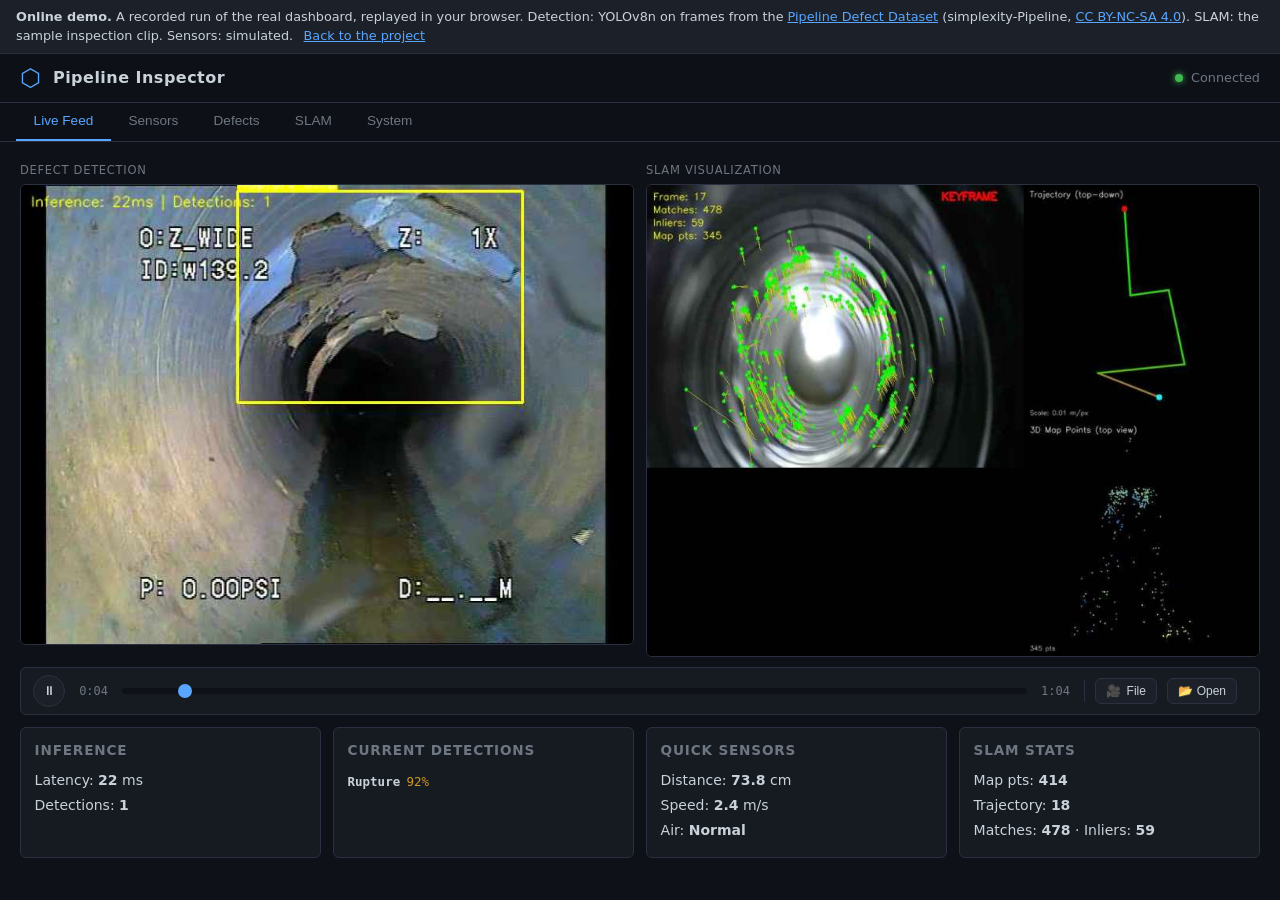
<file: docs/demo/index.html>
<!DOCTYPE html>
<html lang="en">
<head>
<meta charset="UTF-8">
<meta name="viewport" content="width=device-width, initial-scale=1.0">
<title>Pipeline Inspector demo</title>
<link rel="stylesheet" href="style.css">
<link rel="stylesheet" href="demo.css">
</head>
<body>
<div id="demo-banner">
  <strong>Online demo.</strong> A recorded run of the real dashboard, replayed in your browser.
  Detection: YOLOv8n on frames from the <a href="https://www.kaggle.com/datasets/simplexitypipeline/pipeline-defect-dataset" target="_blank" rel="noopener">Pipeline Defect Dataset</a>
  (simplexity-Pipeline, <a href="https://creativecommons.org/licenses/by-nc-sa/4.0/" target="_blank" rel="noopener">CC BY-NC-SA 4.0</a>).
  SLAM: the sample inspection clip. Sensors: simulated.
  <a href="https://github.com/sp4ce-cowboy/AddamNet">Back to the project</a>
</div>

<header>
  <div class="header-left">
    <div class="logo">⬡</div>
    <h1>Pipeline Inspector</h1>
  </div>
  <div class="header-right">
    <span class="status-dot" id="ws-dot"></span>
    <span id="ws-label">Connecting…</span>
  </div>
</header>

<nav id="tabs">
  <button class="tab active" data-tab="live-feed">Live Feed</button>
  <button class="tab" data-tab="sensors">Sensors</button>
  <button class="tab" data-tab="defects">Defects</button>
  <button class="tab" data-tab="slam">SLAM</button>
  <button class="tab" data-tab="system">System</button>
</nav>

<!-- ═══════════════════════════════════════════════════════════ -->
<!--  TAB: Live Feed                                            -->
<!-- ═══════════════════════════════════════════════════════════ -->
<section id="live-feed" class="panel active">
  <div class="feed-dual">
    <!-- YOLO Feed -->
    <div class="feed-panel">
      <div class="feed-label">Defect Detection</div>
      <div class="feed-frame">
        <img id="feed-img" alt="Video feed" src="">
        <div class="feed-overlay" id="feed-overlay">Waiting for frames…</div>
      </div>
    </div>
    <!-- SLAM Feed -->
    <div class="feed-panel">
      <div class="feed-label">SLAM Visualization</div>
      <div class="feed-frame">
        <img id="slam-feed-img" alt="SLAM visualization" src="">
        <div class="feed-overlay" id="slam-feed-overlay">Waiting for SLAM frames…</div>
      </div>
    </div>
  </div>
  <!-- Video control bar -->
  <div class="video-controls" id="video-controls">
    <button class="vc-btn" id="vc-play" title="Play / Pause">▶</button>
    <span class="vc-time" id="vc-current">0:00</span>
    <div class="vc-seek-wrap">
      <input type="range" id="vc-seek" class="vc-seek" min="0" max="10000" value="0" step="1">
    </div>
    <span class="vc-time" id="vc-duration">0:00</span>
    <div class="vc-divider"></div>
    <button class="vc-source-btn" id="vc-source" title="Switch source">
      <span id="vc-source-icon">🎥</span>
      <span id="vc-source-label">File</span>
    </button>
    <button class="vc-source-btn" id="vc-open-file" title="Open video file">📂 Open</button>
    <input type="file" id="vc-file-input" accept="video/*" style="display:none">
    <span class="vc-filename muted" id="vc-filename"></span>
  </div>
  <!-- Info bar below both feeds -->
  <div class="feed-info-bar">
    <div class="card info-card">
      <h3>Inference</h3>
      <p>Latency: <strong id="inf-ms">—</strong> ms</p>
      <p>Detections: <strong id="inf-count">0</strong></p>
    </div>
    <div class="card info-card">
      <h3>Current Detections</h3>
      <ul id="det-list" class="det-list"><li class="empty">None</li></ul>
    </div>
    <div class="card info-card">
      <h3>Quick Sensors</h3>
      <p>Distance: <strong id="qs-dist">—</strong> cm</p>
      <p>Speed: <strong id="qs-speed">—</strong> m/s</p>
      <p>Air: <strong id="qs-air">—</strong></p>
    </div>
    <div class="card info-card">
      <h3>SLAM Stats</h3>
      <p>Map pts: <strong id="slam-live-pts">0</strong></p>
      <p>Trajectory: <strong id="slam-live-traj">0</strong></p>
      <p>Matches: <strong id="slam-live-matches">0</strong> · Inliers: <strong id="slam-live-inliers">0</strong></p>
    </div>
  </div>
</section>

<!-- ═══════════════════════════════════════════════════════════ -->
<!--  TAB: Sensors                                              -->
<!-- ═══════════════════════════════════════════════════════════ -->
<section id="sensors" class="panel">
  <div class="sensor-grid">
    <div class="card sensor-card">
      <div class="sensor-icon">🌡️</div>
      <div class="sensor-label">Temperature</div>
      <div class="sensor-value" id="s-temp">—</div>
      <div class="sensor-unit">°C</div>
    </div>
    <div class="card sensor-card">
      <div class="sensor-icon">💧</div>
      <div class="sensor-label">Humidity</div>
      <div class="sensor-value" id="s-hum">—</div>
      <div class="sensor-unit">%</div>
    </div>
    <div class="card sensor-card">
      <div class="sensor-icon">📏</div>
      <div class="sensor-label">Ultrasonic</div>
      <div class="sensor-value" id="s-ultra">—</div>
      <div class="sensor-unit">cm</div>
    </div>
    <div class="card sensor-card">
      <div class="sensor-icon">📡</div>
      <div class="sensor-label">IR Distance</div>
      <div class="sensor-value" id="s-ir">—</div>
      <div class="sensor-unit">cm</div>
    </div>
    <div class="card sensor-card">
      <div class="sensor-icon">⚡</div>
      <div class="sensor-label">Avg Distance</div>
      <div class="sensor-value" id="s-avgdist">—</div>
      <div class="sensor-unit">cm</div>
    </div>
    <div class="card sensor-card">
      <div class="sensor-icon">🚧</div>
      <div class="sensor-label">Obstacle</div>
      <div class="sensor-value" id="s-obstacle">—</div>
      <div class="sensor-unit"></div>
    </div>
    <div class="card sensor-card">
      <div class="sensor-icon">💨</div>
      <div class="sensor-label">Air Quality</div>
      <div class="sensor-value" id="s-aq">—</div>
      <div class="sensor-unit" id="s-aq-raw"></div>
    </div>
    <div class="card sensor-card">
      <div class="sensor-icon">🏎️</div>
      <div class="sensor-label">Speed</div>
      <div class="sensor-value" id="s-speed">—</div>
      <div class="sensor-unit">m/s</div>
    </div>
    <div class="card sensor-card">
      <div class="sensor-icon">📐</div>
      <div class="sensor-label">Total Distance</div>
      <div class="sensor-value" id="s-totdist">—</div>
      <div class="sensor-unit">m</div>
    </div>
    <div class="card sensor-card">
      <div class="sensor-icon">🏗️</div>
      <div class="sensor-label">Acceleration</div>
      <div class="sensor-value" id="s-accel">—</div>
      <div class="sensor-unit">X / Y / Z m/s²</div>
    </div>
    <div class="card sensor-card">
      <div class="sensor-icon">🔄</div>
      <div class="sensor-label">Orientation</div>
      <div class="sensor-value" id="s-orient">—</div>
      <div class="sensor-unit">R / P / Y°</div>
    </div>
    <div class="card sensor-card">
      <div class="sensor-icon">⏱️</div>
      <div class="sensor-label">Uptime</div>
      <div class="sensor-value" id="s-uptime">—</div>
      <div class="sensor-unit">sec</div>
    </div>
    <div class="card sensor-card">
      <div class="sensor-icon">🔌</div>
      <div class="sensor-label">Tether</div>
      <div class="sensor-value" id="s-tether">—</div>
      <div class="sensor-unit"></div>
    </div>
  </div>
</section>

<!-- ═══════════════════════════════════════════════════════════ -->
<!--  TAB: Defects                                              -->
<!-- ═══════════════════════════════════════════════════════════ -->
<section id="defects" class="panel">
  <!-- Pipeline Schematic -->
  <div class="card" id="schematic-card" style="margin-bottom:1rem">
    <h3>Linear Pipeline Schematic</h3>
    <p class="muted">Defect positions mapped along the robot's travel distance. Pipe length scales automatically.</p>
    <div class="schematic-wrap">
      <canvas id="pipeline-canvas" height="48"></canvas>
    </div>
    <div class="schematic-legend" id="schematic-legend"></div>
    <div class="schematic-axis" id="schematic-axis"></div>
  </div>

  <div class="defect-header">
    <h2>Defect Event Log</h2>
    <div style="display:flex;gap:.5rem">
      <button id="btn-clear-defects" class="btn" style="color:var(--red)">Clear All</button>
      <button id="btn-refresh-defects" class="btn">↻ Refresh</button>
    </div>
  </div>
  <div class="defect-stats" id="defect-stats"></div>
  <div class="table-wrap">
    <table id="defect-table">
      <thead>
        <tr>
          <th>ID</th>
          <th>Time</th>
          <th>Class</th>
          <th>Confidence</th>
          <th>Frame</th>
          <th>Source</th>
          <th>Distance (cm)</th>
          <th>Speed (m/s)</th>
          <th>Odometer (m)</th>
          <th>Air</th>
          <th></th>
        </tr>
      </thead>
      <tbody id="defect-tbody">
        <tr><td colspan="11" class="empty">No defects recorded yet.</td></tr>
      </tbody>
    </table>
  </div>
</section>

<!-- ═══════════════════════════════════════════════════════════ -->
<!--  TAB: SLAM                                                 -->
<!-- ═══════════════════════════════════════════════════════════ -->
<section id="slam" class="panel">
  <!-- Quick actions -->
  <div class="slam-actions">
    <div class="card slam-action-card" id="slam-action-video" style="display:none">
      <h3>Run SLAM on Current Video</h3>
      <p class="muted">Batch-process the video file currently loaded in the Live Feed.</p>
      <p class="muted" style="margin-top:.25rem">File: <strong id="slam-current-file">—</strong></p>
      <button id="btn-slam-run-current" class="btn btn-accent" style="margin-top:.6rem">Run SLAM on Video</button>
      <span id="slam-run-current-msg" class="muted" style="margin-left:.5rem"></span>
    </div>
    <div class="card slam-action-card" id="slam-action-live">
      <h3>Export Live SLAM</h3>
      <p class="muted">Save the current live SLAM map and trajectory as a 3D viewer.</p>
      <p class="muted" style="margin-top:.25rem">Map pts: <strong id="slam-export-pts">0</strong> · Trajectory: <strong id="slam-export-traj">0</strong></p>
      <button id="btn-slam-export" class="btn btn-accent" style="margin-top:.6rem">Export Live SLAM</button>
      <span id="slam-export-msg" class="muted" style="margin-left:.5rem"></span>
    </div>
  </div>

  <!-- Status & output -->
  <div class="card" style="margin-top:.75rem">
    <h3>SLAM Pipeline Status</h3>
    <p>Status: <strong id="slam-msg">—</strong></p>
    <p>Progress: <strong id="slam-pct">0</strong>%</p>
    <div class="progress-bar"><div class="progress-fill" id="slam-bar" style="width:0%"></div></div>
    <p>Last run: <strong id="slam-last">—</strong></p>
    <p>Output files:</p>
    <ul id="slam-files"><li class="empty">None yet</li></ul>
    <div style="margin-top:1rem">
      <span id="slam-viewer-na" class="muted">No viewer available yet.</span>
      <div id="slam-viewer-wrap" style="display:none">
        <iframe id="slam-viewer-iframe" src="" class="slam-viewer-embed"></iframe>
      </div>
    </div>
    <hr style="margin:1.5rem 0;border-color:var(--border)">
    <h3>Manual Run</h3>
    <p class="muted">Enter a custom video file path on the Raspberry Pi.</p>
    <div style="display:flex;gap:.5rem;margin-top:.5rem">
      <input type="text" id="slam-video-input" placeholder="/home/pi/videos/pipe.mp4" style="flex:1">
      <button id="btn-slam-run" class="btn btn-accent">Run SLAM</button>
    </div>
    <p id="slam-run-msg" class="muted" style="margin-top:.5rem"></p>
  </div>
</section>

<!-- ═══════════════════════════════════════════════════════════ -->
<!--  TAB: System Status                                        -->
<!-- ═══════════════════════════════════════════════════════════ -->
<section id="system" class="panel">
  <div class="status-grid">
    <div class="card status-card">
      <span class="status-indicator" id="st-serial-dot"></span>
      <div>
        <div class="status-title">Serial Connection</div>
        <div class="status-detail" id="st-serial-detail">—</div>
      </div>
    </div>
    <div class="card status-card">
      <span class="status-indicator" id="st-camera-dot"></span>
      <div>
        <div class="status-title">Camera / Video</div>
        <div class="status-detail" id="st-camera-detail">—</div>
      </div>
    </div>
    <div class="card status-card">
      <span class="status-indicator" id="st-yolo-dot"></span>
      <div>
        <div class="status-title">YOLO Model</div>
        <div class="status-detail" id="st-yolo-detail">—</div>
      </div>
    </div>
    <div class="card status-card">
      <span class="status-indicator" id="st-slam-dot"></span>
      <div>
        <div class="status-title">SLAM Module</div>
        <div class="status-detail" id="st-slam-detail">—</div>
      </div>
    </div>
    <div class="card status-card">
      <span class="status-indicator" id="st-db-dot"></span>
      <div>
        <div class="status-title">Defect Database</div>
        <div class="status-detail" id="st-db-detail">—</div>
      </div>
    </div>
  </div>
</section>

<script src="demo-shim.js"></script>
<script src="app.js"></script>
</body>
</html>
</file>
<file: docs/demo/style.css>
/* ═══════════════════════════════════════════════════════════
   Pipeline Inspection Dashboard — Stylesheet
   Industrial-utilitarian aesthetic, dark theme, clean layout
   ═══════════════════════════════════════════════════════════ */

:root {
  --bg:         #0e1117;
  --bg-card:    #161b22;
  --bg-hover:   #1c2129;
  --border:     #2a3040;
  --text:       #c9d1d9;
  --text-dim:   #6e7681;
  --accent:     #58a6ff;
  --green:      #3fb950;
  --yellow:     #d29922;
  --red:        #f85149;
  --orange:     #db6d28;
  --font-mono:  'JetBrains Mono', 'Fira Code', 'Cascadia Code', monospace;
  --font-body:  'Segoe UI', system-ui, -apple-system, sans-serif;
  --radius:     6px;
}

*, *::before, *::after { box-sizing: border-box; margin: 0; padding: 0; }

body {
  background: var(--bg);
  color: var(--text);
  font-family: var(--font-body);
  font-size: 14px;
  line-height: 1.5;
  min-height: 100vh;
}

/* ── Header ── */
header {
  display: flex;
  align-items: center;
  justify-content: space-between;
  padding: .75rem 1.25rem;
  background: #0d1117;
  border-bottom: 1px solid var(--border);
  position: sticky;
  top: 0;
  z-index: 100;
}
.header-left { display: flex; align-items: center; gap: .75rem; }
.logo {
  font-size: 1.5rem;
  color: var(--accent);
  line-height: 1;
}
header h1 {
  font-size: 1rem;
  font-weight: 600;
  letter-spacing: .03em;
  color: var(--text);
}
.header-right {
  display: flex;
  align-items: center;
  gap: .5rem;
  font-size: .8rem;
  color: var(--text-dim);
}

/* ── Status dots ── */
.status-dot {
  display: inline-block;
  width: 8px; height: 8px;
  border-radius: 50%;
  background: var(--text-dim);
}
.status-dot.ok    { background: var(--green); box-shadow: 0 0 6px var(--green); }
.status-dot.warn  { background: var(--yellow); }
.status-dot.err   { background: var(--red); }

/* ── Tabs ── */
nav#tabs {
  display: flex;
  gap: 0;
  background: #0d1117;
  border-bottom: 1px solid var(--border);
  padding: 0 1rem;
  overflow-x: auto;
}
.tab {
  padding: .65rem 1.1rem;
  background: none;
  border: none;
  color: var(--text-dim);
  font-size: .85rem;
  font-weight: 500;
  cursor: pointer;
  border-bottom: 2px solid transparent;
  transition: color .15s, border-color .15s;
  white-space: nowrap;
}
.tab:hover { color: var(--text); }
.tab.active {
  color: var(--accent);
  border-bottom-color: var(--accent);
}

/* ── Panels (tab content) ── */
.panel { display: none; padding: 1.25rem; }
.panel.active { display: block; }

/* ── Cards ── */
.card {
  background: var(--bg-card);
  border: 1px solid var(--border);
  border-radius: var(--radius);
  padding: 1rem;
}
.card h3 {
  font-size: .85rem;
  text-transform: uppercase;
  letter-spacing: .06em;
  color: var(--text-dim);
  margin-bottom: .6rem;
}
.card p { margin: .25rem 0; }

/* ── Buttons ── */
.btn {
  display: inline-block;
  padding: .45rem .9rem;
  background: var(--bg-hover);
  color: var(--text);
  border: 1px solid var(--border);
  border-radius: var(--radius);
  font-size: .8rem;
  cursor: pointer;
  transition: background .15s;
  text-decoration: none;
}
.btn:hover { background: var(--border); }
.btn-accent {
  background: var(--accent);
  color: #000;
  border-color: var(--accent);
  font-weight: 600;
}
.btn-accent:hover { background: #79bcff; }

input[type="text"] {
  padding: .45rem .7rem;
  background: var(--bg);
  color: var(--text);
  border: 1px solid var(--border);
  border-radius: var(--radius);
  font-size: .85rem;
  outline: none;
}
input[type="text"]:focus { border-color: var(--accent); }

/* ═══════════════════════════════════════════════════════════
   Live Feed Tab — dual side-by-side layout
   ═══════════════════════════════════════════════════════════ */
.feed-dual {
  display: grid;
  grid-template-columns: 1fr 1fr;
  gap: .75rem;
}
.feed-panel {
  min-width: 0; /* prevent grid blowout */
}
.feed-label {
  font-size: .72rem;
  text-transform: uppercase;
  letter-spacing: .06em;
  color: var(--text-dim);
  margin-bottom: .35rem;
}
.feed-frame {
  position: relative;
  background: #000;
  border-radius: var(--radius);
  overflow: hidden;
  border: 1px solid var(--border);
}
.feed-frame img {
  width: 100%;
  display: block;
}
.feed-overlay {
  position: absolute;
  inset: 0;
  display: flex;
  align-items: center;
  justify-content: center;
  color: var(--text-dim);
  font-size: .9rem;
  background: rgba(0,0,0,.6);
  pointer-events: none;
}
.feed-overlay.hidden { display: none; }

.feed-info-bar {
  display: grid;
  grid-template-columns: repeat(4, 1fr);
  gap: .75rem;
  margin-top: .75rem;
}
.info-card { padding: .75rem .85rem; }

/* ── Video Control Bar ── */
.video-controls {
  display: flex;
  align-items: center;
  gap: .6rem;
  margin-top: .6rem;
  padding: .45rem .75rem;
  background: var(--bg-card);
  border: 1px solid var(--border);
  border-radius: var(--radius);
}
.vc-btn {
  width: 32px; height: 32px;
  display: flex;
  align-items: center;
  justify-content: center;
  background: var(--bg-hover);
  border: 1px solid var(--border);
  border-radius: 50%;
  color: var(--text);
  font-size: .8rem;
  cursor: pointer;
  flex-shrink: 0;
  transition: background .15s, color .15s;
}
.vc-btn:hover { background: var(--border); color: var(--accent); }
.vc-time {
  font-family: var(--font-mono);
  font-size: .75rem;
  color: var(--text-dim);
  min-width: 38px;
  text-align: center;
  flex-shrink: 0;
}
.vc-seek-wrap { flex: 1; display: flex; align-items: center; }
.vc-seek {
  -webkit-appearance: none;
  appearance: none;
  width: 100%;
  height: 6px;
  background: var(--bg);
  border-radius: 3px;
  outline: none;
  cursor: pointer;
}
.vc-seek::-webkit-slider-thumb {
  -webkit-appearance: none;
  appearance: none;
  width: 14px; height: 14px;
  background: var(--accent);
  border-radius: 50%;
  cursor: pointer;
  border: none;
}
.vc-seek::-moz-range-thumb {
  width: 14px; height: 14px;
  background: var(--accent);
  border-radius: 50%;
  cursor: pointer;
  border: none;
}
.vc-divider {
  width: 1px;
  height: 22px;
  background: var(--border);
  flex-shrink: 0;
}
.vc-source-btn {
  display: flex;
  align-items: center;
  gap: .35rem;
  padding: .3rem .65rem;
  background: var(--bg-hover);
  border: 1px solid var(--border);
  border-radius: var(--radius);
  color: var(--text);
  font-size: .75rem;
  cursor: pointer;
  flex-shrink: 0;
  transition: background .15s, border-color .15s;
  white-space: nowrap;
}
.vc-source-btn:hover {
  background: var(--border);
  border-color: var(--accent);
}
.vc-filename {
  font-family: var(--font-mono);
  font-size: .72rem;
  max-width: 160px;
  overflow: hidden;
  text-overflow: ellipsis;
  white-space: nowrap;
}

.det-list {
  list-style: none;
  padding: 0;
  max-height: 80px;
  overflow-y: auto;
}
.det-list li {
  padding: .2rem 0;
  font-family: var(--font-mono);
  font-size: .78rem;
}
.det-list li .det-class {
  font-weight: 600;
}
.det-list li .det-conf {
  color: var(--yellow);
  margin-left: .4rem;
}

/* ═══════════════════════════════════════════════════════════
   Sensors Tab
   ═══════════════════════════════════════════════════════════ */
.sensor-grid {
  display: grid;
  grid-template-columns: repeat(auto-fill, minmax(165px, 1fr));
  gap: .75rem;
  max-width: 1000px;
}
.sensor-card {
  text-align: center;
  padding: 1rem .75rem;
}
.sensor-icon { font-size: 1.6rem; margin-bottom: .3rem; }
.sensor-label {
  font-size: .72rem;
  text-transform: uppercase;
  letter-spacing: .05em;
  color: var(--text-dim);
}
.sensor-value {
  font-family: var(--font-mono);
  font-size: 1.4rem;
  font-weight: 700;
  color: var(--accent);
  margin: .2rem 0;
}
.sensor-unit {
  font-size: .7rem;
  color: var(--text-dim);
}

/* ═══════════════════════════════════════════════════════════
   Defects Tab
   ═══════════════════════════════════════════════════════════ */
.defect-header {
  display: flex;
  align-items: center;
  justify-content: space-between;
  margin-bottom: .75rem;
}
.defect-header h2 {
  font-size: 1rem;
  font-weight: 600;
}
.defect-stats {
  display: flex;
  gap: .75rem;
  margin-bottom: 1rem;
  flex-wrap: wrap;
}
.defect-stats .stat-badge {
  padding: .3rem .7rem;
  border-radius: 3px;
  font-size: .78rem;
  font-family: var(--font-mono);
  background: var(--bg-card);
  border: 1px solid var(--border);
}

.table-wrap { overflow-x: auto; }
table {
  width: 100%;
  border-collapse: collapse;
  font-size: .8rem;
}
th {
  text-align: left;
  padding: .5rem .6rem;
  background: var(--bg-card);
  border-bottom: 2px solid var(--border);
  font-size: .72rem;
  text-transform: uppercase;
  letter-spacing: .04em;
  color: var(--text-dim);
  white-space: nowrap;
}
td {
  padding: .45rem .6rem;
  border-bottom: 1px solid var(--border);
  white-space: nowrap;
}
td.empty, li.empty {
  color: var(--text-dim);
  font-style: italic;
}
tr:hover td { background: var(--bg-hover); }

/* class-specific row colors */
.cls-Deformation  { border-left: 3px solid #f85149; }
.cls-Obstacle     { border-left: 3px solid #db6d28; }
.cls-Rupture      { border-left: 3px solid #d29922; }
.cls-Disconnect   { border-left: 3px solid #58a6ff; }
.cls-Misalignment { border-left: 3px solid #bc8cff; }
.cls-Deposition   { border-left: 3px solid #3fb950; }

/* ═══════════════════════════════════════════════════════════
   SLAM Tab
   ═══════════════════════════════════════════════════════════ */
.slam-actions {
  display: grid;
  grid-template-columns: 1fr 1fr;
  gap: .75rem;
  max-width: 700px;
}
.slam-action-card { padding: 1rem; }
.slam-action-card h3 { margin-bottom: .4rem; }

.progress-bar {
  width: 100%;
  height: 8px;
  background: var(--bg);
  border-radius: 4px;
  overflow: hidden;
  margin: .5rem 0;
}
.progress-fill {
  height: 100%;
  background: var(--accent);
  transition: width .5s ease;
}

/* ═══════════════════════════════════════════════════════════
   System Status Tab
   ═══════════════════════════════════════════════════════════ */
.status-grid {
  display: grid;
  grid-template-columns: repeat(auto-fill, minmax(260px, 1fr));
  gap: .75rem;
  max-width: 900px;
}
.status-card {
  display: flex;
  align-items: center;
  gap: .85rem;
}
.status-indicator {
  width: 14px; height: 14px;
  border-radius: 50%;
  background: var(--text-dim);
  flex-shrink: 0;
}
.status-indicator.ok   { background: var(--green); box-shadow: 0 0 8px var(--green); }
.status-indicator.warn { background: var(--yellow); }
.status-indicator.err  { background: var(--red); }
.status-title { font-weight: 600; font-size: .85rem; }
.status-detail { font-size: .78rem; color: var(--text-dim); }

/* ── Utilities ── */
.muted { color: var(--text-dim); font-size: .82rem; }
hr { border: none; border-top: 1px solid var(--border); }

/* ── Responsive ── */
@media (max-width: 768px) {
  .feed-dual { grid-template-columns: 1fr; }
  .feed-info-bar { grid-template-columns: repeat(2, 1fr); }
  .sensor-grid { grid-template-columns: repeat(2, 1fr); }
}

#slam-files {
  padding-left: 1.5rem;
  margin: .25rem 0;
}

.slam-viewer-embed {
  width: 100%;
  height: 80vh;
  border: 1px solid var(--border);
  border-radius: var(--radius);
  background: #000;
  margin-top: .75rem;
}

/* ═══════════════════════════════════════════════════════════
   Pipeline Schematic
   ═══════════════════════════════════════════════════════════ */
.schematic-segments {
  display: flex;
  gap: .5rem;
  margin-bottom: 1rem;
}
.seg-card {
  flex: 1;
  border: 1px solid var(--border);
  border-radius: var(--radius);
  padding: .65rem .85rem;
  background: var(--bg);
}
.seg-card .seg-name {
  font-size: .72rem;
  text-transform: uppercase;
  letter-spacing: .04em;
  color: var(--text-dim);
}
.seg-card .seg-range {
  font-family: var(--font-mono);
  font-size: 1.1rem;
  font-weight: 700;
  color: var(--text);
}
.seg-card .seg-range .seg-unit {
  font-size: .7rem;
  font-weight: 400;
  color: var(--text-dim);
  margin-left: .2rem;
}
.seg-card .seg-info {
  font-size: .72rem;
  color: var(--text-dim);
}
.schematic-wrap {
  padding: 1.2rem 0;
}
#pipeline-canvas {
  width: 100%;
  display: block;
  border-radius: 4px;
}
.schematic-legend {
  display: flex;
  gap: 1.2rem;
  flex-wrap: wrap;
  margin-top: .3rem;
  font-size: .78rem;
  color: var(--text-dim);
}
.legend-item {
  display: flex;
  align-items: center;
  gap: .35rem;
}
.legend-dot {
  width: 10px; height: 10px;
  border-radius: 50%;
  display: inline-block;
}
.schematic-axis {
  display: flex;
  justify-content: space-between;
  font-family: var(--font-mono);
  font-size: .72rem;
  color: var(--text-dim);
  margin-top: .25rem;
  padding: 0 2px;
}

/* ── Delete button in defect rows ── */
.btn-del {
  background: none;
  border: 1px solid var(--border);
  color: var(--text-dim);
  border-radius: 3px;
  padding: .2rem .5rem;
  font-size: .72rem;
  cursor: pointer;
  transition: color .15s, border-color .15s;
}
.btn-del:hover {
  color: var(--red);
  border-color: var(--red);
}
</file>
<file: docs/demo/demo.css>
#demo-banner {
  background: #1c2129;
  border-bottom: 1px solid #2a3040;
  color: #c9d1d9;
  font-size: .8rem;
  line-height: 1.5;
  padding: .45rem 1rem;
}
#demo-banner a { color: #58a6ff; }
#demo-banner a:last-child { margin-left: .4rem; white-space: nowrap; }
</file>
